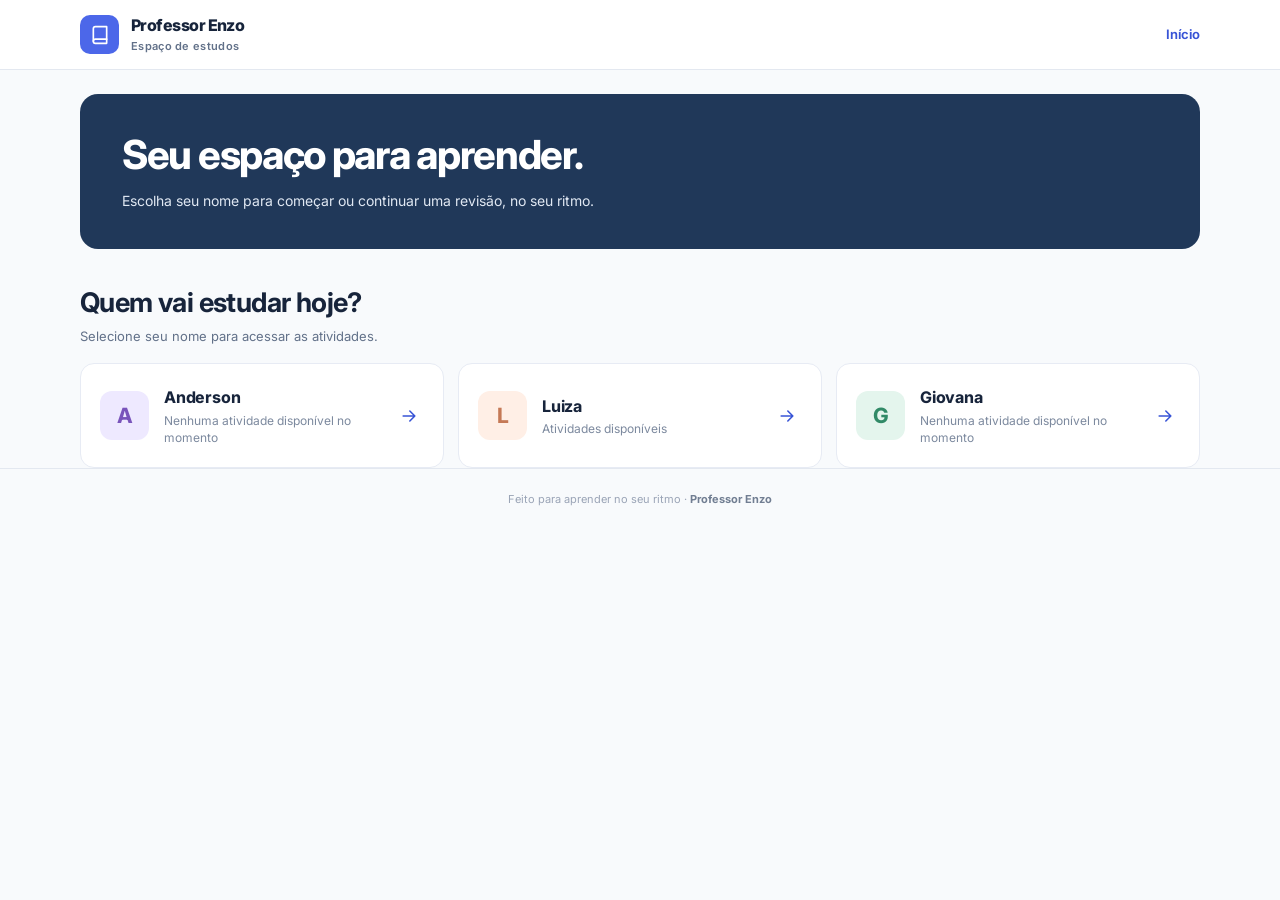
<file: index.html>
<!doctype html>
<html lang="pt-BR">
<head>
  <meta charset="UTF-8" />
  <meta name="viewport" content="width=device-width, initial-scale=1.0" />
  <meta name="theme-color" content="#142743" />
  <meta name="description" content="Plataforma de atividades e revisão do Professor Enzo. Pratique questões e aprenda com as resoluções." />
  <title>Início | Professor Enzo</title>
  <link rel="preconnect" href="https://fonts.googleapis.com" />
  <link rel="preconnect" href="https://fonts.gstatic.com" crossorigin />
  <link href="https://fonts.googleapis.com/css2?family=Inter:wght@400;500;600;650;700;750;800;850;900&display=swap" rel="stylesheet" />
  <link rel="stylesheet" href="styles.css" />
  <script defer src="questions-luiza-geografia-cap7.js"></script>
  <script defer src="questions-luiza-geografia-cap8.js"></script>
  <script defer src="app.js"></script>
</head>
<body data-page="home">
  <header class="site-header"><div class="container">
    <a class="brand" href="index.html" aria-label="Professor Enzo - Início"><span class="brand-mark"><svg width="20" height="20" viewBox="0 0 24 24" fill="none" stroke="currentColor" stroke-width="2" stroke-linecap="round" stroke-linejoin="round" aria-hidden="true"><path d="M4 19.5A2.5 2.5 0 0 1 6.5 17H20"/><path d="M6.5 2H20v20H6.5A2.5 2.5 0 0 1 4 19.5v-15A2.5 2.5 0 0 1 6.5 2Z"/></svg></span><span class="brand-copy">Professor Enzo<small>Espaço de estudos</small></span></a>
    <nav class="nav" aria-label="Navegação principal"><a class="nav-link current" href="index.html">Início</a></nav>
  </div></header>
  <main class="container">
  <section class="hero" aria-labelledby="hero-title">
    <div class="hero-content">
      <h1 id="hero-title">Seu espaço para aprender.</h1>
      <p>Escolha seu nome para começar ou continuar uma revisão, no seu ritmo.</p>
    </div>
  </section>
  <section aria-labelledby="students-title">
    <div class="section-title-row"><div><h2 id="students-title">Quem vai estudar hoje?</h2><p>Selecione seu nome para acessar as atividades.</p></div></div>
    <div class="students-grid" id="alunos-grid"></div>
  </section>

</main>
  <footer class="site-footer">Feito para aprender no seu ritmo · <strong>Professor Enzo</strong></footer>
</body>
</html>
</file>
<file: styles.css>
:root {
  --navy: #142743;
  --navy-light: #213a5b;
  --blue: #4c67e9;
  --blue-deep: #3854d6;
  --blue-soft: #ecf0ff;
  --ink: #17243b;
  --subtle: #69768d;
  --bg: #f7f8fc;
  --line: #e7ebf2;
  --surface: #fff;
  --green: #187a59;
  --green-soft: #eaf8f0;
  --red: #bd4b4b;
  --red-soft: #fff0f0;
  --yellow: #ffd779;
  --shadow: 0 18px 60px rgba(32,50,95,.07);
  color-scheme: light;
}
* { box-sizing: border-box; }
html { scroll-behavior: smooth; }
body { margin: 0; background: var(--bg); color: var(--ink); font-family: 'Inter', -apple-system, BlinkMacSystemFont, 'Segoe UI', Arial, sans-serif; line-height: 1.55; -webkit-font-smoothing: antialiased; }
a { color: inherit; text-decoration: none; }
button { font: inherit; }
button, a { -webkit-tap-highlight-color: transparent; }
button:focus-visible, a:focus-visible, summary:focus-visible { outline: 3px solid #8d9cf7; outline-offset: 3px; }
button:disabled { cursor: not-allowed; }
.container { width: min(1120px, calc(100% - 48px)); margin-inline: auto; }
.container-narrow { width: min(820px, calc(100% - 48px)); margin-inline: auto; }
.site-header { height: 82px; display: flex; align-items: center; background: #fff; border-bottom: 1px solid var(--line); }
.site-header .container { display: flex; align-items: center; justify-content: space-between; gap: 24px; }
.brand { display: inline-flex; align-items: center; gap: 12px; font-weight: 800; letter-spacing: -.55px; font-size: 16px; }
.brand-mark { width: 39px; height: 39px; color: white; background: var(--blue); border-radius: 12px; display: grid; place-items: center; box-shadow: 0 6px 12px rgba(76,103,233,.2); }
.brand-copy { display: flex; flex-direction: column; line-height: 1.2; }
.brand-copy small { color: #909caf; font-size: 10px; text-transform: uppercase; letter-spacing: 1.8px; font-weight: 800; margin-top: 4px; }
.nav { display: flex; align-items: center; gap: 29px; font-size: 13px; font-weight: 650; color: #69758b; }
.nav-link { display: inline-flex; align-items: center; gap: 8px; transition: color .2s; }
.nav-link:hover, .nav-link.current { color: var(--blue-deep); }
.header-icon { background: #f1f3fe; color: var(--blue-deep); padding: 8px 13px; border-radius: 999px; font-size: 12px; font-weight: 800; }
.hero { position: relative; overflow: hidden; margin-top: 34px; border-radius: 27px; min-height: 392px; padding: 55px 66px; background: linear-gradient(115deg, #152a48 0%, #233e69 100%); color: #fff; box-shadow: 0 20px 50px rgba(20,39,67,.12); display: grid; grid-template-columns: 1.15fr .85fr; gap: 28px; align-items: center; }
.hero::before { content: ''; position: absolute; width: 420px; height: 420px; right: -180px; top: -210px; border: 1px solid rgba(255,255,255,.11); border-radius: 50%; box-shadow: 0 0 0 65px rgba(255,255,255,.025),0 0 0 130px rgba(255,255,255,.023); }
.hero::after { content: ''; position: absolute; width: 165px; height: 165px; left: 49%; bottom: -125px; background: #f3c976; opacity: .12; filter: blur(36px); border-radius: 50%; }
.hero-content { position: relative; z-index: 2; }
.eyebrow { display: inline-flex; align-items: center; gap: 8px; font-size: 11px; line-height: 1.4; text-transform: uppercase; letter-spacing: 2px; font-weight: 850; }
.eyebrow.hero-eyebrow { color: #ffdf8d; }
.eyebrow.dark-eyebrow { color: #5869b2; }
.eyebrow-dot { width: 7px; height: 7px; border-radius: 99px; background: currentColor; display: inline-block; }
.hero h1 { max-width: 560px; margin: 15px 0 15px; font-size: clamp(33px, 4.1vw, 53px); letter-spacing: -2.6px; line-height: 1.13; font-weight: 850; }
.hero h1 em { font-style: normal; color: #ffdc87; }
.hero p { max-width: 430px; margin: 0; color: #cdd8ea; font-size: 14px; line-height: 1.9; }
.hero-chips { display: flex; gap: 10px; flex-wrap: wrap; margin-top: 26px; }
.hero-chip { padding: 7px 11px; font-size: 11px; font-weight: 700; background: rgba(255,255,255,.095); border: 1px solid rgba(255,255,255,.10); border-radius: 100px; color: #e4ebf8; }
.hero-art { z-index: 1; position: relative; padding: 18px; }
.paper-card { position: relative; min-height: 252px; width: min(100%, 310px); margin: auto; background: #fff; color: var(--ink); border-radius: 18px; box-shadow: 0 28px 55px rgba(8,23,49,.27); padding: 24px; transform: rotate(5deg); }
.paper-card::before { content: ''; position: absolute; width: 67px; height: 67px; left: -32px; bottom: 35px; border-radius: 20px; background: #fbd47d; z-index: -1; transform: rotate(-18deg); }
.paper-top { display: flex; justify-content: space-between; align-items: center; gap: 12px; margin-bottom: 28px; }
.paper-icon { width: 41px; height: 41px; border-radius: 13px; display: grid; place-items: center; background: #ecf0ff; color: var(--blue); }
.paper-pill { color: #4163b2; background: #edf1ff; padding: 6px 10px; border-radius: 100px; font-size: 10px; font-weight: 800; }
.paper-title { margin: 0 0 14px; font-size: 16px; line-height: 1.35; font-weight: 800; letter-spacing: -.4px; }
.paper-option { display: flex; align-items: center; gap: 10px; padding: 12px; margin-top: 9px; border: 1px solid #e5e9f4; border-radius: 9px; font-size: 11px; font-weight: 700; color: #66738a; }
.paper-option span { border: 1px solid #d7deeb; width: 19px; height: 19px; border-radius: 6px; display: inline-grid; place-items: center; font-size: 9px; }
.paper-option.chosen { background: #ebf8f2; border-color: #9cd4bd; color: #237656; }
.paper-option.chosen span { color: #fff; background: #26825f; border-color: #26825f; }
.float-star { position: absolute; color: #ffdf84; right: 0; top: 0; transform: rotate(-5deg); }
.section-title-row { display: flex; justify-content: space-between; align-items: end; margin: 55px 0 23px; gap: 18px; }
.section-title-row h2 { font-size: clamp(23px, 3vw, 31px); letter-spacing: -.9px; line-height: 1.3; margin: 8px 0 5px; }
.section-title-row p { color: var(--subtle); font-size: 13px; margin: 0; }
.section-counter { font-size: 12px; font-weight: 800; color: #77839a; background: #fff; border: 1px solid var(--line); padding: 9px 12px; border-radius: 100px; white-space: nowrap; }
.students-grid { display: grid; grid-template-columns: repeat(3, minmax(0,1fr)); gap: 18px; }
.aluno-card { background: #fff; border: 1px solid #e7ebf4; padding: 23px; border-radius: 20px; display: flex; align-items: center; gap: 15px; min-height: 128px; transition: transform .2s, box-shadow .2s, border-color .2s; }
.aluno-card:hover { transform: translateY(-4px); box-shadow: var(--shadow); border-color: #c8d2fd; }
.avatar { width: 59px; height: 59px; border-radius: 17px; display: grid; place-items: center; font-size: 25px; font-weight: 850; flex-shrink: 0; }
.avatar-violet { background: #eee9ff; color: #7954bb; }
.avatar-peach { background: #ffefe6; color: #c57956; }
.avatar-mint { background: #e4f5ed; color: #318a67; }
.card-details { min-width: 0; flex: 1; }
.aluno-name { display: block; font-size: 17px; font-weight: 850; letter-spacing: -.4px; }
.aluno-status { color: #7c899e; font-size: 11px; line-height: 1.4; display: block; margin-top: 5px; }
.card-arrow { flex: 0 0 31px; width: 31px; height: 31px; background: #f3f5ff; color: #596fe6; border-radius: 10px; display: grid; place-items: center; }
.info-strip { margin: 28px 0 65px; padding: 22px 26px; border-radius: 16px; border: 1px dashed #d5def1; display: flex; align-items: center; justify-content: space-between; gap: 15px; }
.info-strip-inner { display: flex; align-items: center; gap: 13px; }
.info-icon { color: var(--blue); display: grid; place-items: center; height: 38px; width: 38px; background: #ecf0ff; border-radius: 12px; flex-shrink: 0; }
.info-strip strong { display: block; font-size: 13px; }
.info-strip p { font-size: 11px; color: #75829a; margin: 4px 0 0; }
.link-small { white-space: nowrap; display: inline-flex; align-items: center; gap: 5px; font-size: 12px; color: #4161d4; font-weight: 800; }
.site-footer { text-align: center; padding: 28px 24px 34px; color: #9aa4b6; font-size: 11px; border-top: 1px solid var(--line); }
.site-footer strong { color: #717e92; }
/* Páginas internas */
.subpage-main { padding: 37px 0 84px; }
.back-link { display: inline-flex; gap: 7px; align-items: center; color: #65748b; font-size: 12px; font-weight: 750; padding: 6px 0; }
.back-link:hover { color: var(--blue); }
.page-heading { margin-top: 30px; margin-bottom: 33px; }
.page-heading h1 { margin: 8px 0 8px; font-size: clamp(31px, 4vw, 43px); line-height: 1.2; letter-spacing: -1.8px; }
.page-heading h1 span { color: var(--blue); }
.page-heading p { margin: 0; color: var(--subtle); font-size: 14px; }
.chapter-layout { display: grid; grid-template-columns: minmax(0, 1.7fr) minmax(245px, .9fr); gap: 20px; align-items: stretch; }
.chapter-card { padding: 35px; border: 1px solid var(--line); background: #fff; border-radius: 22px; box-shadow: 0 10px 45px rgba(37,50,88,.045); }
.chapter-top { display: flex; justify-content: space-between; align-items: start; gap: 20px; }
.chapter-icon { height: 60px; width: 60px; background: #ebefff; color: #4c67e9; display: grid; place-items: center; border-radius: 19px; }
.chapter-tag { color: #4964d8; background: #eef1ff; border-radius: 100px; display: inline-block; padding: 7px 12px; font-weight: 800; font-size: 10px; }
.chapter-card h2 { font-size: clamp(24px, 3vw, 31px); letter-spacing: -1px; margin: 28px 0 3px; line-height: 1.2; }
.chapter-card .chapter-subtitle { font-size: 13px; color: #61718a; font-weight: 700; margin: 0; }
.chapter-desc { color: #748095; line-height: 1.9; font-size: 13px; max-width: 495px; margin: 17px 0 23px; }
.chapter-info { display: flex; align-items: center; gap: 14px; padding-bottom: 24px; border-bottom: 1px solid var(--line); flex-wrap: wrap; }
.chapter-info span { display: flex; align-items: center; gap: 7px; color: #53627b; font-size: 12px; font-weight: 700; }
.chapter-info svg { color: #657bde; }
.progress-metadata { display: flex; justify-content: space-between; gap: 10px; font-size: 11px; margin: 23px 0 9px; }
.progress-metadata strong { color: #495a75; }
.progress-metadata span { color: #8a96a9; }
.progress-track { background: #e8ecf7; border-radius: 100px; height: 8px; overflow: hidden; }
.progress-fill { height: 100%; width: 0; background: linear-gradient(90deg,#627afa,#5068e8); border-radius: inherit; transition: width .3s ease; }
.btn { min-height: 52px; border-radius: 12px; display: inline-flex; align-items: center; justify-content: center; gap: 11px; padding: 12px 22px; border: 0; cursor: pointer; font-size: 13px; line-height: 1.35; font-weight: 800; transition: transform .16s, background .16s, box-shadow .16s; }
.btn:hover:not(:disabled) { transform: translateY(-2px); }
.btn-primary { background: var(--blue); color: #fff; box-shadow: 0 9px 20px rgba(65,89,217,.15); }
.btn-primary:hover:not(:disabled) { background: var(--blue-deep); }
.btn-outline { background: #fff; color: #4660cf; border: 1px solid #d8dff4; }
.btn-outline:hover:not(:disabled) { background: #f8f9ff; }
.btn:disabled { opacity: .42; box-shadow: none; }
.btn-block { width: 100%; }
.chapter-actions { margin-top: 25px; display: flex; gap: 10px; flex-wrap: wrap; }
.how-card { background: #eaf0ff; border-radius: 22px; padding: 30px 26px; }
.how-head { display: flex; align-items: center; gap: 11px; color: #28457a; font-size: 16px; letter-spacing: -.5px; }
.how-head svg { color: var(--blue); }
.how-card p { font-size: 12px; color: #657a9d; line-height: 1.85; margin: 12px 0 24px; }
.how-steps { display: flex; flex-direction: column; gap: 26px; }
.how-step { display: flex; gap: 13px; align-items: start; }
.how-number { width: 31px; height: 31px; display: grid; place-items: center; flex: 0 0 31px; border-radius: 10px; background: #fff; color: #516bd4; font-size: 11px; font-weight: 850; }
.how-step strong { font-size: 12px; display: block; color: #354e79; }
.how-step span:last-child { font-size: 11px; color: #7182a1; display: block; margin-top: 3px; line-height: 1.6; }
.demo-notice { margin-top: 20px; padding: 14px 18px; background: #fff9ed; border: 1px solid #f3e5c4; color: #987441; border-radius: 13px; font-size: 12px; }
/* Quiz */
.quiz-topline { display: flex; align-items: center; justify-content: space-between; gap: 12px; margin-bottom: 28px; }
.quiz-user { display: flex; align-items: center; gap: 8px; font-size: 12px; font-weight: 800; color: #475879; background: #fff; padding: 6px 11px 6px 6px; border: 1px solid var(--line); border-radius: 100px; }
.quiz-user .avatar { height: 28px; width: 28px; font-size: 12px; border-radius: 50%; }
.quiz-meta { margin: 0 0 28px; }
.quiz-meta-heading { display: flex; justify-content: space-between; align-items: end; gap: 14px; margin-bottom: 13px; }
.quiz-meta-heading h1 { font-size: 24px; letter-spacing: -.8px; margin: 6px 0 0; }
.quiz-meta-heading > span { font-size: 12px; font-weight: 800; color: #65728b; }
.quiz-card { background: #fff; padding: clamp(25px, 5vw, 43px); border: 1px solid var(--line); border-radius: 22px; box-shadow: 0 13px 60px rgba(28,46,83,.055); }
.question-heading { display: flex; align-items: center; gap: 11px; flex-wrap: wrap; margin-bottom: 22px; }
.question-index { background: #eef1ff; color: var(--blue-deep); font-size: 11px; font-weight: 900; padding: 7px 11px; border-radius: 8px; text-transform: uppercase; letter-spacing: .5px; }
.question-subject { font-size: 11px; color: #8b96a8; font-weight: 800; }
.question-text { font-size: clamp(19px,2.5vw,24px); font-weight: 800; letter-spacing: -.65px; line-height: 1.5; margin: 0 0 27px; }
.choose-label { font-size: 11px; color: #8794a8; font-weight: 800; margin: 0 0 12px; }
.options-grid { display: grid; gap: 11px; }
.opcao { display: flex; align-items: center; text-align: left; width: 100%; gap: 14px; background: #fff; border: 1.5px solid #e6eaf2; padding: 13px 17px; border-radius: 12px; min-height: 65px; color: var(--ink); cursor: pointer; transition: border-color .15s, background .15s, box-shadow .15s; }
.opcao:not(:disabled):hover { border-color: #b8c5ff; background: #fcfdff; }
.opcao-letra { height: 33px; width: 33px; flex: 0 0 33px; background: #f3f5fa; border: 1px solid #e7ebf2; display: grid; place-items: center; color: #718098; border-radius: 9px; font-weight: 850; font-size: 12px; }
.opcao-texto { flex: 1; font-size: 13px; font-weight: 650; line-height: 1.6; }
.opcao-indicador { height: 21px; width: 21px; display: grid; place-items: center; flex-shrink: 0; }
.opcao.is-selected { background: #f7f8ff; border-color: #657af0; box-shadow: 0 0 0 2px rgba(101,122,240,.09); }
.opcao.is-selected .opcao-letra { color: #fff; background: #5d71eb; border-color: #5d71eb; }
.opcao.is-correct { border-color: #8dc9af; background: #eef9f3; box-shadow: none; }
.opcao.is-correct .opcao-letra { color: #fff; background: #299267; border-color: #299267; }
.opcao.is-correct .opcao-indicador { color: #208c5f; }
.opcao.is-wrong { border-color: #ecadad; background: #fff4f4; box-shadow: none; }
.opcao.is-wrong .opcao-letra { color: #fff; background: #cd5b5b; border-color: #cd5b5b; }
.opcao.is-wrong .opcao-indicador { color: #cb5555; }
.opcao:disabled { cursor: default; }
.question-actions { display: flex; justify-content: end; align-items: center; margin-top: 25px; }
.question-actions .btn { min-width: 190px; }
.feedback { margin-top: 29px; border-radius: 15px; padding: 22px; }
.feedback-certo { background: #eef9f2; border: 1px solid #c7ead6; }
.feedback-errado { background: #fff4f2; border: 1px solid #f1d8d0; }
.feedback-top { display: flex; align-items: start; gap: 12px; }
.feedback-symbol { display: grid; place-items: center; flex-shrink: 0; width: 31px; height: 31px; border-radius: 50%; color: #fff; background: #279261; }
.feedback-errado .feedback-symbol { background: #ce6960; }
.feedback h3 { font-size: 15px; letter-spacing: -.3px; margin: 0 0 4px; color: #206d50; }
.feedback-errado h3 { color: #ac514e; }
.feedback p { font-size: 12px; line-height: 1.8; margin: 0; color: #536d61; }
.feedback-errado p { color: #885f5d; }
.feedback-resolution { margin-top: 18px; padding-top: 17px; border-top: 1px solid rgba(0,0,0,.08); }
.feedback-resolution strong { display: block; font-size: 12px; margin-bottom: 6px; }
.quiz-help { margin-top: 20px; color: #8b97aa; text-align: center; font-size: 11px; }
/* Result */
.result-heading { text-align: center; margin: 29px 0 26px; }
.result-heading h1 { font-size: clamp(30px,4vw,40px); margin: 10px 0 6px; letter-spacing: -1.6px; }
.result-heading p { color: var(--subtle); font-size: 13px; margin: 0; }
.result-summary { background: #fff; border: 1px solid var(--line); border-radius: 22px; padding: 32px; text-align: center; box-shadow: var(--shadow); }
.result-ring { width: 175px; height: 175px; margin: 3px auto 19px; border-radius: 50%; background: conic-gradient(#5570ed var(--percentual,0%), #edf0f9 0); display: grid; place-items: center; }
.result-ring-inner { background: #fff; border-radius: 50%; width: 143px; height: 143px; display: flex; flex-direction: column; justify-content: center; align-items: center; }
.result-ring-inner strong { font-size: 39px; line-height: 1.2; letter-spacing: -1.8px; }
.result-ring-inner span { color: #9ba5b5; font-size: 11px; font-weight: 700; }
.result-message { font-size: 16px; margin: 0 0 23px; letter-spacing: -.4px; font-weight: 750; }
.result-stats { display: grid; grid-template-columns: repeat(3, 1fr); max-width: 540px; margin: 0 auto; gap: 11px; }
.stat { padding: 13px 10px; border-radius: 12px; background: #f7f8fc; }
.stat strong { display: block; font-size: 25px; line-height: 1.4; }
.stat span { font-size: 11px; color: #79859a; font-weight: 750; }
.stat.correct strong { color: #259166; }
.stat.incorrect strong { color: #d56b67; }
.results-title { margin: 36px 0 16px; display: flex; justify-content: space-between; align-items: end; gap: 12px; }
.results-title h2 { font-size: 21px; margin: 0; letter-spacing: -.6px; }
.results-title span { color: #8a98ad; font-size: 12px; }
.review-list { display: flex; flex-direction: column; gap: 10px; }
.resumo-questao { background: #fff; border: 1px solid var(--line); border-radius: 13px; overflow: hidden; }
.resumo-cabecalho { display: flex; align-items: center; gap: 12px; cursor: pointer; padding: 15px 19px; list-style: none; }
.resumo-cabecalho::-webkit-details-marker { display: none; }
.resumo-status { border-radius: 50%; display: grid; place-items: center; color: #228963; background: #e8f7ef; flex: 0 0 28px; height: 28px; }
.resumo-errado .resumo-status { background: #fff1f0; color: #c8665f; }
.resumo-titulo { flex: 1; font-size: 12px; font-weight: 800; }
.resumo-badge { color: #24845e; background: #effaf3; padding: 4px 10px; font-size: 10px; border-radius: 100px; font-weight: 800; }
.resumo-errado .resumo-badge { color: #b35f5a; background: #fff1f0; }
.resumo-chevron { color: #919daf; margin-left: 4px; }
.resumo-questao[open] .resumo-chevron { transform: rotate(180deg); }
.resumo-conteudo { border-top: 1px solid var(--line); padding: 17px 20px 20px 59px; }
.resumo-conteudo p { font-size: 12px; color: #66738b; margin: 7px 0; line-height: 1.8; }
.resumo-conteudo .resumo-enunciado { color: var(--ink); font-weight: 800; }
.resumo-conteudo .resumo-explicacao { background: #f6f8ff; color: #526487; border-radius: 10px; padding: 13px; margin-top: 13px; }
.result-actions { display: flex; flex-wrap: wrap; justify-content: center; gap: 11px; margin-top: 28px; }
[hidden] { display: none !important; }
@media(max-width: 980px) { .hero { grid-template-columns: 1.3fr .8fr; padding: 43px 43px; } .paper-card { transform: rotate(4deg) scale(.92); } .students-grid { gap: 13px; } .aluno-card { padding: 16px; gap: 11px; } .avatar { width: 49px; height: 49px; font-size: 23px; } .card-arrow { flex-basis: 27px; width: 27px; height: 27px; } }
@media(max-width: 740px) { .site-header { height: 71px; } .container, .container-narrow { width: min(100% - 34px, 640px); } .hero { display: block; padding: 41px 29px; margin-top: 20px; min-height: unset; } .hero h1 { font-size: clamp(35px, 7vw, 47px); } .hero-art { display: none; } .hero-chips { margin-top: 23px; } .nav { gap: 9px; } .header-icon { display: none; } .section-title-row { margin-top: 37px; } .students-grid { grid-template-columns: 1fr; gap: 12px; } .aluno-card { min-height: 96px; padding: 18px; } .avatar { width: 54px; height: 54px; } .card-arrow { margin-left: auto; } .info-strip { align-items: start; margin-bottom: 45px; } .chapter-layout { grid-template-columns: 1fr; } .how-card { display: none; } .subpage-main { padding: 25px 0 54px; } .page-heading { margin: 24px 0 24px; } .chapter-card { padding: 25px; } .quiz-card { padding: 25px 20px; } .quiz-topline { margin-bottom: 25px; } }
@media(max-width: 440px) { .brand { gap: 9px; font-size: 14px; } .brand-mark { width: 35px; height: 35px; } .nav-link { font-size: 12px; } .nav-link svg { display: none; } .hero { padding: 37px 24px; border-radius: 21px; } .hero h1 { letter-spacing: -1.7px; } .hero p { font-size: 13px; } .hero-chip { font-size: 10px; } .section-counter { display: none; } .info-strip { display: block; } .link-small { margin: 14px 0 0 51px; } .chapter-actions > * { width: 100%; } .quiz-meta-heading h1 { font-size: 21px; } .quiz-meta-heading > span { font-size: 11px; } .question-text { font-size: 18px; } .opcao { min-height: 62px; } .question-actions .btn { width: 100%; } .result-summary { padding: 25px 17px; } .result-stats { gap: 7px; } .stat { padding: 10px 4px; } .stat strong { font-size: 22px; } .result-actions > * { width: 100%; } .resumo-cabecalho { gap: 8px; padding: 14px 11px; } .resumo-titulo { font-size: 11px; } .resumo-conteudo { padding: 15px; } .resumo-badge { font-size: 9px; } }
@media(prefers-reduced-motion:reduce) { html { scroll-behavior: auto; } *, *::before, *::after { transition-duration: .01ms!important; animation-duration: .01ms!important; } }


/* Ajustes de clareza visual e responsividade — 2026-11 */
:root {
  --bg: #f8fafc;
  --subtle: #627189;
  --line: #e3e8f0;
  --shadow: 0 6px 22px rgba(20, 39, 67, .04);
}
.site-header { height: 70px; }
.brand-mark { box-shadow: none; border-radius: 10px; }
.brand-copy small { text-transform: none; letter-spacing: .3px; font-size: 11px; font-weight: 600; color: var(--subtle); }
.nav { gap: 0; }
.hero {
  display: block;
  min-height: 0;
  margin-top: 24px;
  padding: 37px 42px;
  border-radius: 18px;
  background: #203859;
  box-shadow: none;
}
.hero::before, .hero::after { display: none; }
.hero h1 { max-width: 650px; margin: 0 0 10px; font-size: clamp(29px, 3.3vw, 40px); line-height: 1.2; letter-spacing: -1.3px; font-weight: 750; }
.hero p { max-width: 580px; color: #e0e8f3; line-height: 1.65; font-size: 14px; }
.section-title-row { margin: 36px 0 17px; }
.section-title-row h2 { margin: 0 0 6px; font-size: clamp(22px, 2.6vw, 27px); letter-spacing: -.6px; }
.section-title-row p { font-size: 13px; }
.students-grid { gap: 14px; }
.aluno-card { min-height: 105px; padding: 19px; border-radius: 14px; box-shadow: none; transition: border-color .15s, box-shadow .15s; }
.aluno-card:hover { transform: none; box-shadow: var(--shadow); border-color: #aabce5; }
.avatar { width: 49px; height: 49px; border-radius: 12px; font-size: 21px; font-weight: 750; }
.aluno-name { font-size: 16px; font-weight: 750; letter-spacing: -.2px; }
.aluno-status { font-size: 12px; margin-top: 3px; }
.card-arrow { background: transparent; color: var(--blue-deep); }
.site-footer { padding: 22px 16px 27px; }
.subpage-main { padding: 26px 0 58px; }
.page-heading { margin: 20px 0 24px; }
.page-heading h1 { font-size: clamp(27px, 3.6vw, 37px); letter-spacing: -1.1px; }
.chapter-layout { grid-template-columns: minmax(0, 1fr); max-width: 820px; }
.chapter-card { padding: 30px; border-radius: 16px; box-shadow: none; }
.chapter-icon { width: 48px; height: 48px; border-radius: 12px; }
.chapter-card h2 { margin-top: 19px; font-size: clamp(24px, 2.6vw, 29px); }
.chapter-desc { line-height: 1.65; margin: 13px 0 20px; }
.chapter-info { padding-bottom: 19px; }
.progress-metadata { margin-top: 20px; }
.progress-fill { background: var(--blue); }
.btn { min-height: 48px; border-radius: 10px; font-size: 13px; }
.btn-primary { box-shadow: none; }
.btn:hover:not(:disabled) { transform: none; }
.demo-notice { max-width: 820px; margin-top: 13px; padding: 0; background: transparent; border: 0; color: var(--subtle); font-size: 12px; }
.quiz-topline { margin-bottom: 19px; }
.quiz-meta { margin-bottom: 18px; }
.quiz-meta-heading h1 { margin-top: 0; font-size: clamp(20px, 2.7vw, 24px); }
.quiz-card { padding: clamp(23px, 4vw, 32px); border-radius: 16px; box-shadow: none; }
.question-heading { margin-bottom: 15px; }
.question-index { font-weight: 750; }
.question-text { font-size: clamp(18px, 2.6vw, 23px); line-height: 1.48; font-weight: 750; letter-spacing: -.3px; overflow-wrap: anywhere; }
.options-grid { gap: 9px; }
.opcao { min-height: 56px; padding: 12px 14px; gap: 12px; border-radius: 10px; }
.opcao-texto { font-size: 14px; line-height: 1.5; overflow-wrap: anywhere; }
.opcao-letra { width: 31px; height: 31px; flex-basis: 31px; }
.feedback { margin-top: 21px; padding: 18px; border-radius: 12px; }
.feedback p, .resumo-conteudo p { font-size: 13px; line-height: 1.7; }
.question-actions { margin-top: 19px; }
.result-heading { margin: 19px 0 22px; }
.result-heading h1 { font-size: clamp(27px, 3.8vw, 35px); letter-spacing: -1.1px; }
.result-summary { padding: 25px; border-radius: 16px; box-shadow: none; }
.result-ring { width: 140px; height: 140px; margin-bottom: 16px; }
.result-ring-inner { width: 114px; height: 114px; }
.result-ring-inner strong { font-size: 31px; }
.result-message { font-size: 15px; margin-bottom: 17px; }
.results-title { margin-top: 30px; }
.resumo-titulo { min-width: 0; overflow-wrap: anywhere; }
.resumo-conteudo { padding: 16px 20px; }
.resumo-conteudo .resumo-explicacao { background: #f6f8fb; }
@media (min-width: 641px) and (max-width: 980px) {
  .students-grid { grid-template-columns: repeat(2, minmax(0, 1fr)); }
}
@media (max-width: 740px) {
  .site-header { height: 66px; }
  .hero { padding: 29px 27px; margin-top: 17px; }
  .hero h1 { font-size: clamp(27px, 5.8vw, 35px); }
  .section-title-row { margin-top: 29px; }
  .subpage-main { padding-top: 22px; }
}
@media (max-width: 640px) {
  .students-grid { grid-template-columns: 1fr; }
  .aluno-card { min-height: 88px; padding: 15px; }
  .chapter-card { padding: 22px; }
  .question-actions .btn { width: 100%; }
  .quiz-meta-heading { align-items: flex-start; flex-direction: column; gap: 5px; }
  .quiz-card { padding: 22px 18px; }
  .result-stats { gap: 7px; }
  .result-summary { padding: 24px 15px; }
}
@media (max-width: 380px) {
  .container, .container-narrow { width: calc(100% - 28px); }
  .hero { padding: 25px 20px; }
  .hero h1 { letter-spacing: -.6px; }
  .quiz-user { max-width: 50%; min-width: 0; }
  .quiz-user [data-aluno-nome] { overflow-wrap: anywhere; }
  .opcao { padding: 11px; gap: 9px; }
  .resumo-badge { padding-inline: 6px; }
}


/* Atividades discursivas e gráficos da revisão 23/11 */
.chapter-layout { display: grid; grid-template-columns: 1fr; gap: 14px; max-width: 820px; }
.chapter-card { min-width: 0; }
.chapter-card h2 { margin-top: 14px; }
.chapter-info { gap: 12px 20px; }
.question-subitems { list-style: lower-alpha; margin: 0 0 22px; padding-left: 24px; }
.question-subitems li { padding-left: 3px; margin-bottom: 9px; font-size: 15px; line-height: 1.6; }
.question-text { white-space: pre-line; }
.open-answer { margin-top: 19px; }
.open-answer label { display: block; font-weight: 750; font-size: 14px; }
.open-answer p { margin: 4px 0 12px; color: var(--subtle); font-size: 12px; }
.open-answer textarea { display: block; width: 100%; min-height: 140px; resize: vertical; padding: 14px; border: 1.5px solid #cbd5e5; border-radius: 10px; background: #fff; color: var(--ink); font: inherit; font-size: 15px; line-height: 1.6; }
.open-answer textarea:focus-visible { outline: 3px solid #8d9cf7; outline-offset: 2px; }
.open-answer textarea:disabled { background: #f8fafc; color: #475569; }
.feedback-neutro { background: #f3f6ff; border: 1px solid #d8e1f7; }
.feedback-neutro .feedback-symbol { background: var(--blue); }
.feedback-neutro h3 { color: #29457b; }
.feedback-neutro p { color: #475879; }
.feedback-resolution p, .resumo-explicacao, .resumo-sua-resposta { white-space: pre-line; overflow-wrap: anywhere; }
.self-check { margin-top: 18px; padding: 17px 18px; border: 1px solid var(--line); border-radius: 12px; }
.self-check h3 { font-size: 15px; margin: 0 0 4px; }
.self-check p { margin: 0 0 12px; color: var(--subtle); font-size: 12px; }
.self-check-actions { display: flex; gap: 10px; flex-wrap: wrap; }
.self-check-actions .btn { flex: 1 1 160px; }
.self-check-actions [aria-pressed="true"] { border-color: var(--blue); background: var(--blue-soft); color: var(--blue-deep); box-shadow: 0 0 0 1px var(--blue); }
.chart-figure { margin: 20px 0 25px; padding: 18px; border: 1px solid var(--line); border-radius: 12px; background: #fbfcff; }
.chart-title { font-size: 14px; font-weight: 750; text-align: center; margin-bottom: 19px; line-height: 1.5; }
.chart-columns { display: flex; gap: 9px; align-items: stretch; }
.chart-column-group { flex: 1; min-width: 0; display: flex; flex-direction: column; align-items: center; }
.chart-column-plot { height: 190px; width: 100%; display: flex; align-items: flex-end; justify-content: center; gap: 4px; border-bottom: 1px solid #cad3e2; padding-inline: 3px; }
.chart-column-bar { min-width: 8px; max-width: 76px; flex: 1; position: relative; border-radius: 4px 4px 0 0; }
.chart-column-value { position: absolute; top: -23px; left: 0; width: 100%; text-align: center; font-weight: 700; font-size: 12px; color: var(--ink); }
.chart-axis-label { display: block; font-size: 11px; color: var(--subtle); text-align: center; line-height: 1.3; margin-top: 10px; overflow-wrap: anywhere; }
.chart-legend { display: flex; justify-content: center; gap: 18px; flex-wrap: wrap; margin-top: 14px; }
.chart-legend-item { display: flex; align-items: center; gap: 7px; font-size: 12px; color: #4c5b72; }
.chart-legend-swatch { display: inline-block; width: 12px; height: 12px; border-radius: 3px; flex-shrink: 0; }
.chart-scroll { overflow-x: auto; }
.chart-line { display: block; width: 100%; min-width: 500px; }
.chart-pie-layout { display: flex; align-items: center; justify-content: center; gap: 26px; flex-wrap: wrap; }
.chart-pie { width: 176px; height: 176px; border-radius: 50%; flex-shrink: 0; }
.chart-pie-legend { display: grid; gap: 12px; }
.chart-pictogram { display: grid; gap: 12px; }
.chart-pictogram-row { display: grid; grid-template-columns: 85px 1fr 36px; align-items: center; gap: 10px; }
.chart-pictogram-label { font-size: 12px; font-weight: 650; }
.chart-pictogram-squares { display: flex; gap: 8px; flex-wrap: wrap; }
.chart-pictogram-square { display: inline-block; width: 27px; height: 27px; border: 1px solid #7e8bad; background: #b1bfdc; border-radius: 3px; }
.chart-pictogram-total { font-size: 12px; font-weight: 700; text-align: right; }
.chart-note { font-size: 11px; color: var(--subtle); margin: 12px 0 0; }
.chart-horizontal,.chart-divergent { display: grid; gap: 15px; }
.chart-h-row { display: grid; grid-template-columns: 108px 1fr; gap: 12px; align-items: center; }
.chart-h-label,.chart-d-label { font-size: 12px; font-weight: 700; }
.chart-h-stack { display: grid; gap: 5px; }
.chart-h-line { display: flex; align-items: center; gap: 8px; height: 22px; }
.chart-h-bar { height: 19px; border-radius: 3px; }
.chart-h-value { font-size: 11px; min-width: 35px; font-weight: 700; }
.chart-d-row { display: grid; grid-template-columns: 110px 1fr 33px; gap: 8px; align-items: center; }
.chart-d-track { position: relative; height: 28px; background: linear-gradient(to right, transparent calc(50% - 1px), #a3b0c5 calc(50% - 1px), #a3b0c5 calc(50% + 1px), transparent calc(50% + 1px)); }
.chart-d-bar { position: absolute; top: 3px; height: 22px; border-radius: 3px; }
.chart-d-value { font-size: 11px; font-weight: 750; text-align: right; }
.chart-data { margin-top: 16px; font-size: 12px; color: var(--subtle); }
.chart-data summary { cursor: pointer; font-weight: 650; }
.chart-data table { border-collapse: collapse; width: 100%; margin-top: 10px; color: var(--ink); }
.chart-data th,.chart-data td { border-bottom: 1px solid #e3e8f0; padding: 8px 6px; text-align: left; }
.chart-data th { font-weight: 700; }
@media (max-width: 600px) {
  .question-subitems li { font-size: 14px; }
  .chart-figure { padding: 13px 10px; margin-top: 17px; }
  .chart-column-plot { height: 165px; }
  .chart-columns { gap: 5px; }
  .chart-column-value { font-size: 11px; }
  .chart-axis-label { font-size: 10px; }
  .chart-h-row { grid-template-columns: 83px 1fr; gap: 7px; }
  .chart-d-row { grid-template-columns: 76px 1fr 28px; gap: 5px; }
  .chart-pictogram-row { grid-template-columns: 72px 1fr 25px; gap: 5px; }
  .chart-pictogram-squares { gap: 4px; }
  .chart-pictogram-square { width: 19px; height: 19px; }
  .self-check-actions .btn { width: 100%; }
  .result-stats .stat span { overflow-wrap: anywhere; }
}


/* Revisões reais do dia 23/11: diferentes formatos, responsividade e estados claros */
.empty-activities {
  width: 100%; margin: 0; padding: 28px;
  color: var(--subtle); background: #fff;
  border: 1px solid var(--line); border-radius: 14px;
  font-size: 14px;
}
.sequence-row {
  display: flex; align-items: center; justify-content: space-between;
  gap: 14px; min-width: 0; border: 1px solid var(--line);
  background: #fff; border-radius: 11px; padding: 14px;
}
.sequence-statement { flex: 1; min-width: 0; overflow-wrap: anywhere; font-size: 14px; line-height: 1.5; }
.sequence-select {
  min-width: 110px; max-width: 180px; padding: 10px 12px;
  background: #fff; color: var(--ink); border: 1px solid #bbc7d8;
  border-radius: 8px; font: inherit; font-size: 14px;
}
.sequence-select:focus-visible { outline: 3px solid #8d9cf7; outline-offset: 2px; }
.sequence-correct { border-color: #a2d4b9; background: #f0faf4; }
.sequence-wrong { border-color: #edb9b9; background: #fff6f6; }
.sequence-select:disabled { color: #25354f; opacity: 1; }
.exercise-figure { margin: 18px 0 22px; padding: 20px 16px; background: #f9fbfe; border: 1px solid var(--line); border-radius: 12px; }
.exercise-figure-caption { margin-top: 12px; text-align: center; font-size: 12px; color: var(--subtle); }
.exercise-grid {
  display: grid; grid-template-columns: repeat(var(--grid-cols, 6), minmax(0, 1fr));
  width: min(100%, 300px); margin: 0 auto; border-top: 1px solid #9da9b7; border-left: 1px solid #9da9b7;
}
.exercise-cell { aspect-ratio: 1.3; background: #fff; border-bottom: 1px solid #9da9b7; border-right: 1px solid #9da9b7; }
.exercise-cell-filled { background: #b8cbd0; }
.exercise-data-grid { display: flex; flex-wrap: wrap; justify-content: center; gap: 10px; }
.exercise-data-card {
  display: grid; align-content: center; gap: 5px; min-width: min(100%, 135px);
  min-height: 76px; padding: 13px 18px; text-align: center;
  border: 1px solid #becbd3; border-radius: 8px; background: #fff;
}
.exercise-data-label { font-size: 12px; color: var(--subtle); }
.exercise-data-value { font-size: 16px; color: var(--ink); }
.exercise-clocks { display: flex; flex-wrap: wrap; justify-content: center; gap: 20px; }
.exercise-clock-item { display: flex; flex-direction: column; align-items: center; gap: 4px; width: min(42%, 185px); }
.exercise-clock-item svg { display: block; width: 100%; height: auto; }
.exercise-clock-label { font-size: 13px; font-weight: 700; color: var(--subtle); }
@media (max-width: 600px) {
  .sequence-row { align-items: stretch; flex-direction: column; gap: 10px; padding: 12px; }
  .sequence-select { width: 100%; max-width: none; min-height: 46px; }
  .exercise-figure { padding: 14px 11px; }
  .exercise-data-card { flex: 1 1 100px; padding: 10px 12px; min-width: 0; }
  .exercise-clock-item { width: min(45%, 170px); }
}

/* Reinício seguro e discreto das atividades sequenciais. */
.quiz-meta-controls {
  display: flex;
  align-items: center;
  justify-content: flex-end;
  flex-wrap: wrap;
  gap: 8px 16px;
}
.quiz-reset-button {
  min-height: 42px;
  padding: 9px 12px;
  border: 1px solid var(--line);
  border-radius: 9px;
  background: transparent;
  color: var(--subtle);
  font: inherit;
  font-size: 12px;
  font-weight: 650;
  cursor: pointer;
}
.quiz-reset-button:hover { background: #f3f6fa; color: var(--ink); }
.quiz-reset-button:focus-visible {
  outline: 3px solid #8d9cf7;
  outline-offset: 2px;
}
@media (max-width: 640px) {
  .quiz-meta-controls { width: 100%; justify-content: space-between; }
  .quiz-reset-button { min-height: 44px; }
  .chapter-reset { flex: 1 1 100%; }
}
</file>
